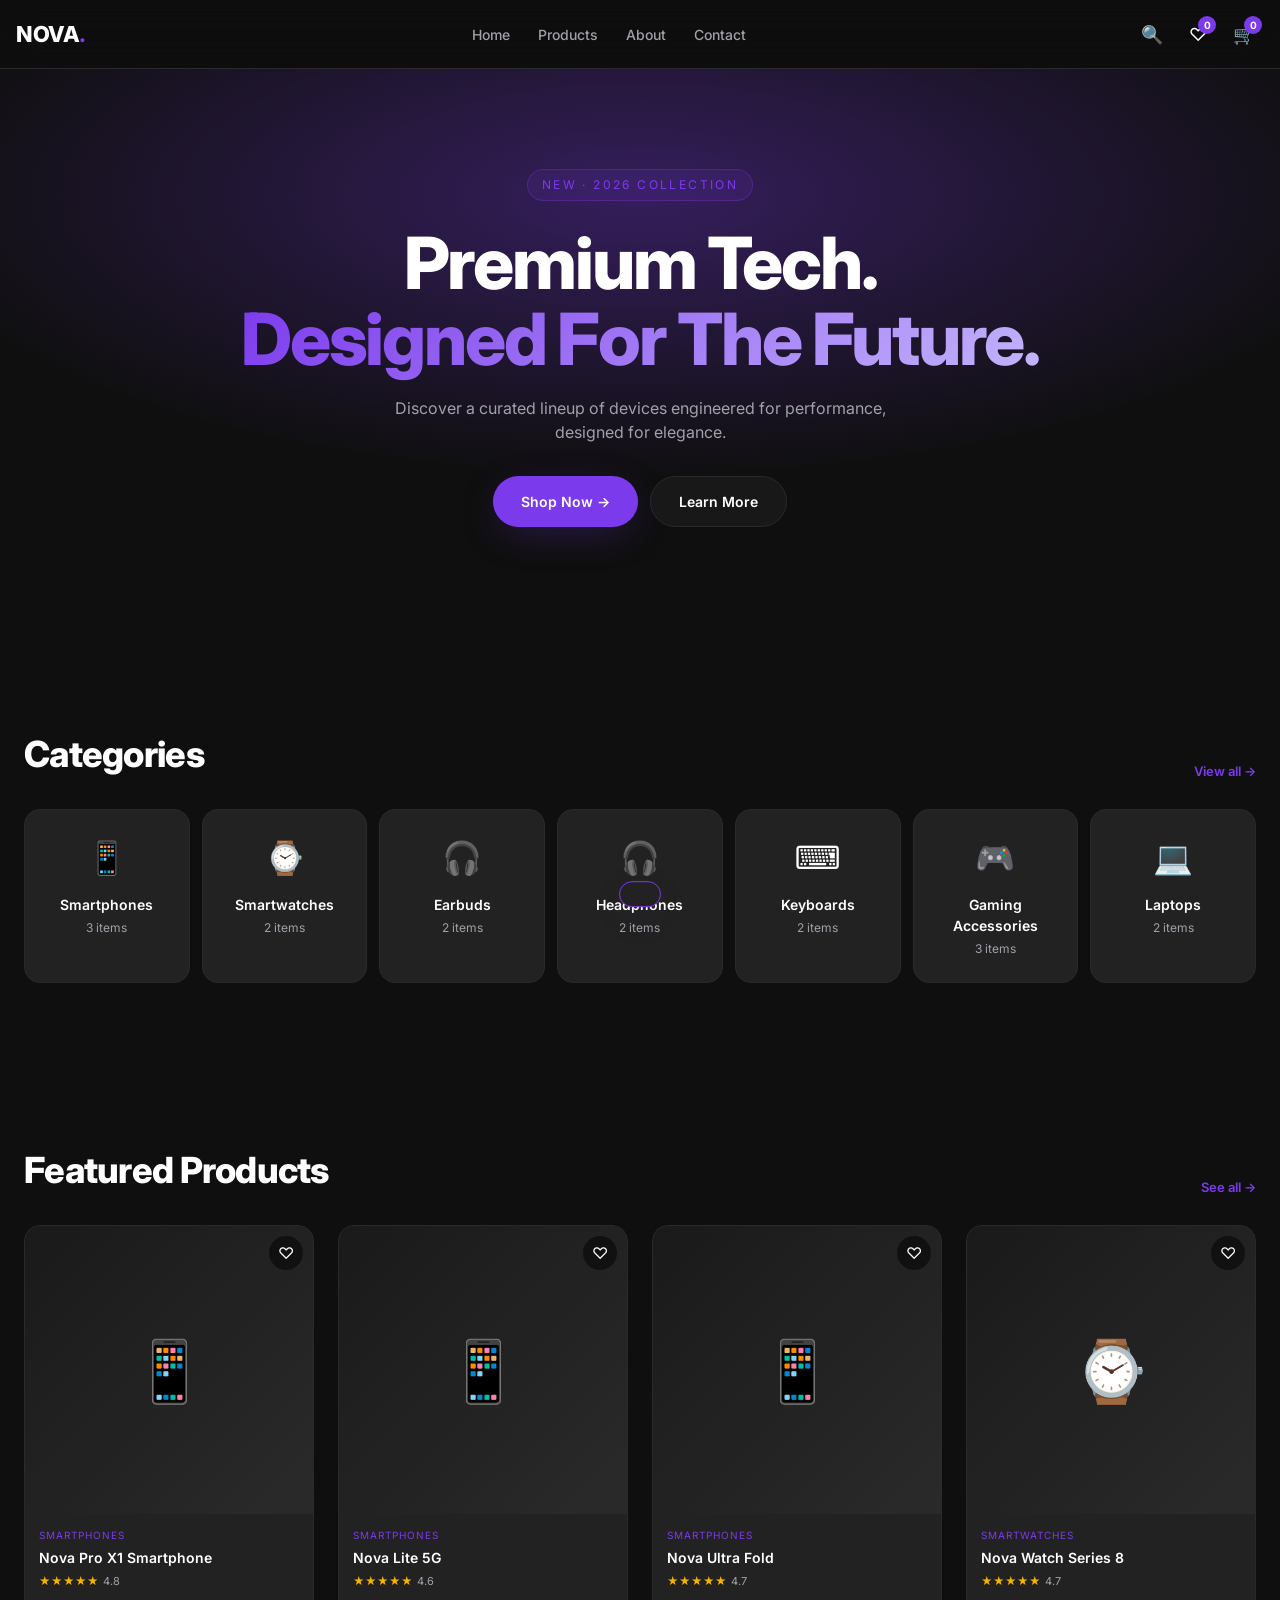
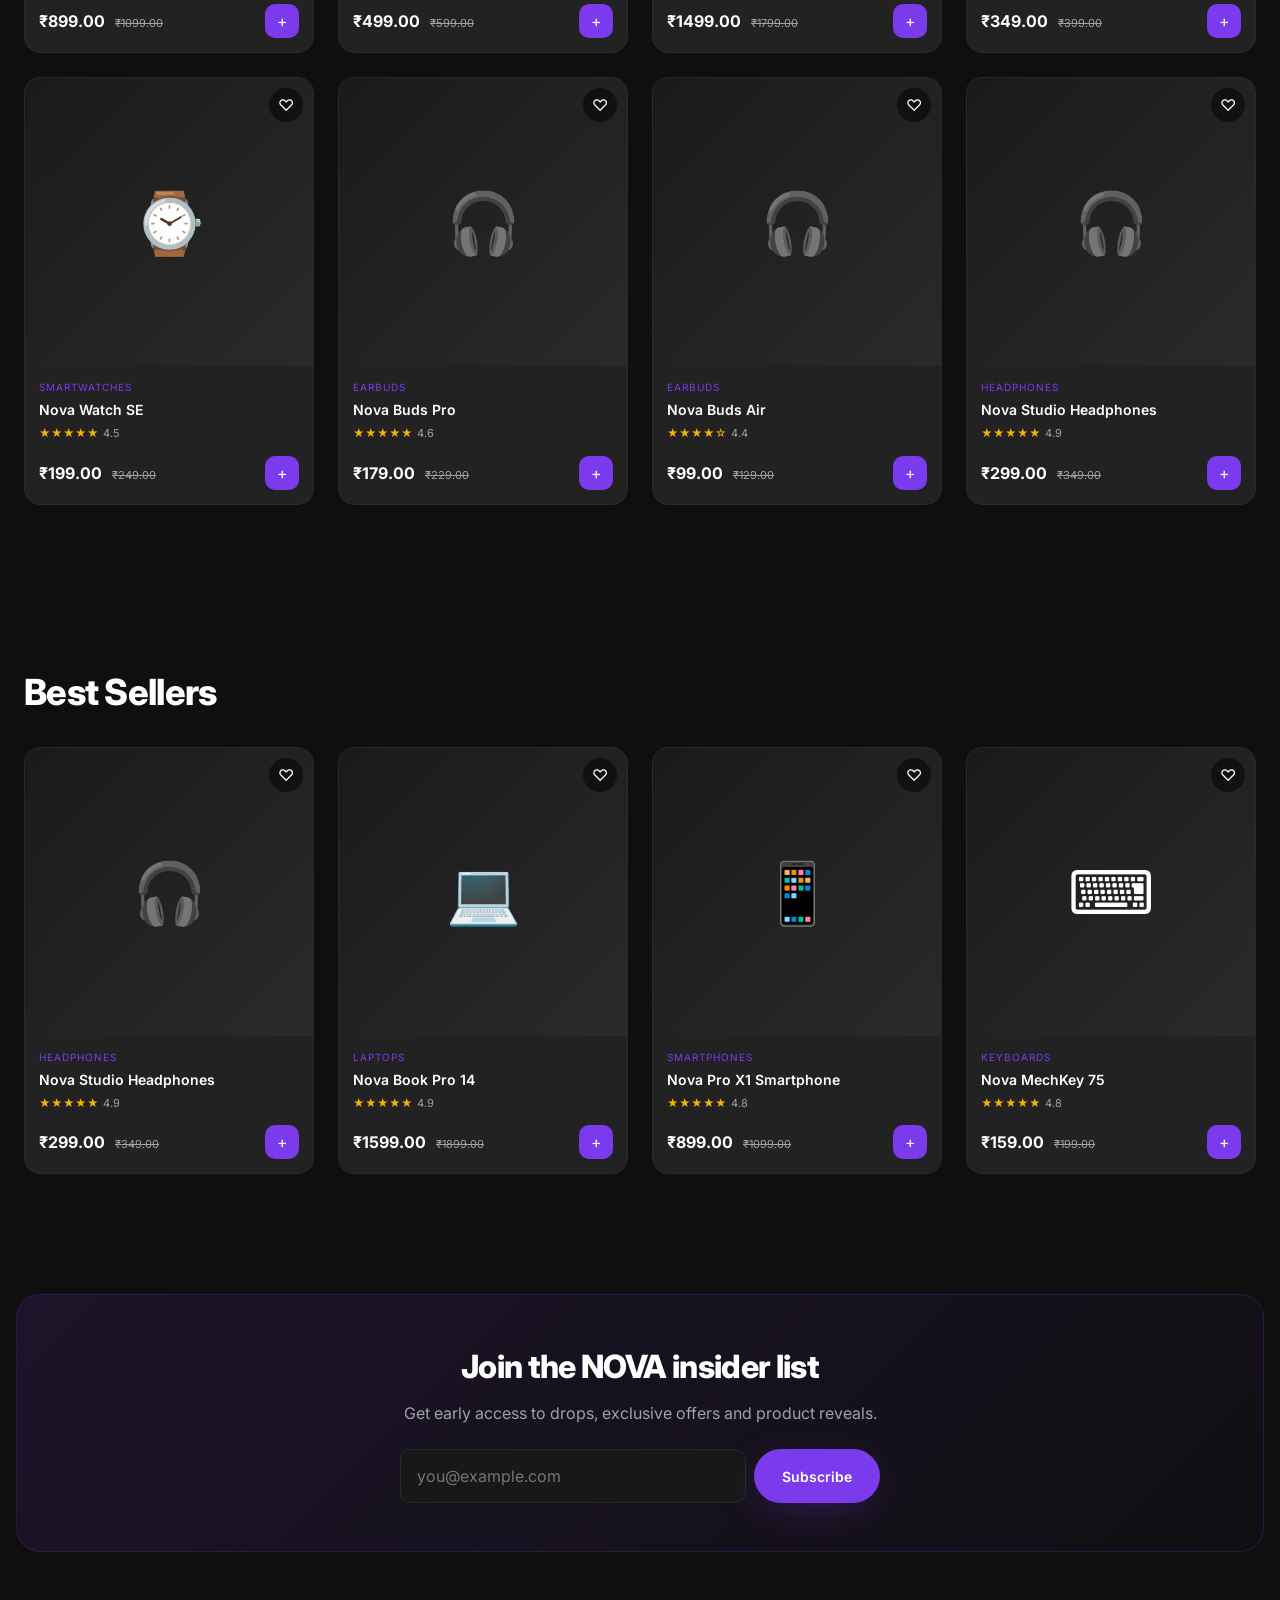
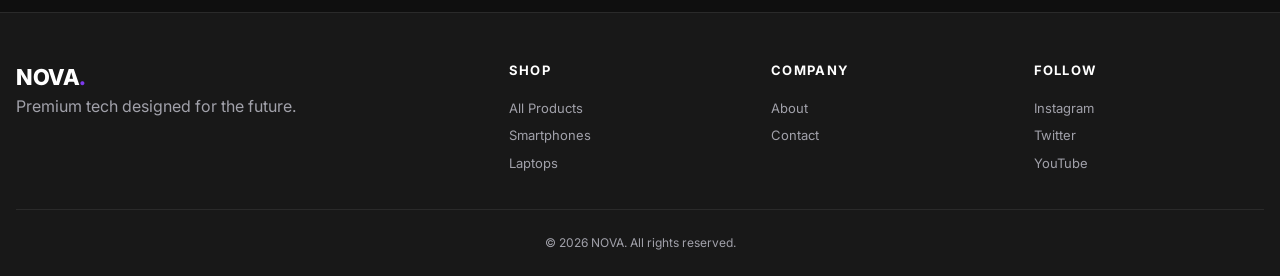
<file: Ecommerce-website/index.html>
<!DOCTYPE html>
<html lang="en">
<head>
<meta charset="UTF-8" />
<meta name="viewport" content="width=device-width, initial-scale=1.0" />
<title>NOVA – Premium Tech Gadgets Store</title>
<meta name="description" content="NOVA – Premium tech gadgets. Smartphones, smartwatches, earbuds, headphones, keyboards, laptops & more." />
<link rel="preconnect" href="https://fonts.googleapis.com">
<link rel="preconnect" href="https://fonts.gstatic.com" crossorigin>
<link href="https://fonts.googleapis.com/css2?family=Inter:wght@300;400;500;600;700;800;900&display=swap" rel="stylesheet">
<link rel="stylesheet" href="style.css" />
</head>
<body>

<!-- NAVBAR -->
<header class="navbar" id="navbar">
  <div class="nav-inner">
    <a href="#" class="logo" data-route="home">NOVA<span>.</span></a>
    <nav class="nav-links" id="navLinks">
      <a href="#" data-route="home">Home</a>
      <a href="#" data-route="products">Products</a>
      <a href="#" data-route="about">About</a>
      <a href="#" data-route="contact">Contact</a>
    </nav>
    <div class="nav-actions">
      <button class="icon-btn" id="searchToggle" aria-label="Search">🔍</button>
      <button class="icon-btn" data-route="wishlist" aria-label="Wishlist">♡<span class="badge" id="wishBadge">0</span></button>
      <button class="icon-btn" data-route="cart" aria-label="Cart">🛒<span class="badge" id="cartBadge">0</span></button>
      <button class="menu-btn" id="menuBtn" aria-label="Menu">
        <span></span><span></span><span></span>
      </button>
    </div>
  </div>
  <div class="search-bar" id="searchBar">
    <input type="text" id="searchInput" placeholder="Search products..." />
  </div>
</header>

<main id="app"></main>

<!-- FOOTER -->
<footer class="footer">
  <div class="footer-grid">
    <div>
      <h3 class="logo">NOVA<span>.</span></h3>
      <p class="muted">Premium tech designed for the future.</p>
    </div>
    <div>
      <h4>Shop</h4>
      <a href="#" data-route="products">All Products</a>
      <a href="#" data-route="products">Smartphones</a>
      <a href="#" data-route="products">Laptops</a>
    </div>
    <div>
      <h4>Company</h4>
      <a href="#" data-route="about">About</a>
      <a href="#" data-route="contact">Contact</a>
    </div>
    <div>
      <h4>Follow</h4>
      <a href="#">Instagram</a>
      <a href="#">Twitter</a>
      <a href="#">YouTube</a>
    </div>
  </div>
  <div class="copy muted">© 2026 NOVA. All rights reserved.</div>
</footer>

<!-- TOAST -->
<div id="toast" class="toast"></div>

<!-- MODAL -->
<div class="modal" id="modal">
  <div class="modal-backdrop" data-close></div>
  <div class="modal-card" id="modalCard"></div>
</div>

<script src="script.js"></script>
</body>
</html>
</file>
<file: Ecommerce-website/style.css>
/* NOVA - Premium Tech Store
   Mobile-first dark minimalist design */

*,*::before,*::after{box-sizing:border-box;margin:0;padding:0}
:root{
  --bg:#0F0F0F;
  --bg-2:#181818;
  --card:#222222;
  --accent:#7C3AED;
  --accent-hover:#8B5CF6;
  --text:#FFFFFF;
  --muted:#A1A1AA;
  --border:#2A2A2A;
  --radius:16px;
  --radius-sm:10px;
  --shadow:0 10px 40px -10px rgba(124,58,237,.35);
  --trans:.25s cubic-bezier(.4,0,.2,1);
}
html,body{background:var(--bg);color:var(--text);font-family:'Inter',system-ui,sans-serif;-webkit-font-smoothing:antialiased;line-height:1.5;min-height:100%}
img{max-width:100%;display:block}
a{color:inherit;text-decoration:none}
button{font:inherit;cursor:pointer;border:none;background:none;color:inherit}
input,textarea,select{font:inherit;color:inherit;background:var(--bg-2);border:1px solid var(--border);border-radius:var(--radius-sm);padding:14px 16px;width:100%;outline:none;transition:border-color var(--trans)}
input:focus,textarea:focus,select:focus{border-color:var(--accent)}
.muted{color:var(--muted)}
.container{max-width:1280px;margin:0 auto;padding:0 16px}

/* NAVBAR */
.navbar{position:sticky;top:0;z-index:50;backdrop-filter:saturate(180%) blur(18px);-webkit-backdrop-filter:saturate(180%) blur(18px);background:rgba(15,15,15,.72);border-bottom:1px solid var(--border)}
.nav-inner{max-width:1280px;margin:0 auto;padding:14px 16px;display:flex;align-items:center;justify-content:space-between;gap:12px}
.logo{font-weight:800;font-size:22px;letter-spacing:-.02em}
.logo span{color:var(--accent)}
.nav-links{display:none;gap:28px}
.nav-links a{font-size:14px;font-weight:500;color:var(--muted);transition:color var(--trans);position:relative}
.nav-links a:hover{color:var(--text)}
.nav-actions{display:flex;align-items:center;gap:6px}
.icon-btn{position:relative;width:40px;height:40px;border-radius:12px;display:grid;place-items:center;font-size:18px;transition:background var(--trans),transform var(--trans)}
.icon-btn:hover{background:var(--bg-2);transform:translateY(-1px)}
.badge{position:absolute;top:2px;right:2px;background:var(--accent);color:#fff;font-size:10px;font-weight:700;min-width:18px;height:18px;border-radius:9px;display:grid;place-items:center;padding:0 5px}
.menu-btn{width:40px;height:40px;display:grid;gap:4px;align-content:center;justify-items:center;border-radius:12px}
.menu-btn span{width:20px;height:2px;background:var(--text);border-radius:2px;transition:transform var(--trans),opacity var(--trans)}
.menu-btn.active span:nth-child(1){transform:translateY(6px) rotate(45deg)}
.menu-btn.active span:nth-child(2){opacity:0}
.menu-btn.active span:nth-child(3){transform:translateY(-6px) rotate(-45deg)}
.nav-links.open{display:flex;flex-direction:column;position:absolute;top:100%;left:0;right:0;background:rgba(15,15,15,.95);backdrop-filter:blur(20px);padding:20px;border-bottom:1px solid var(--border);animation:slideDown .3s ease}
@keyframes slideDown{from{opacity:0;transform:translateY(-10px)}to{opacity:1;transform:translateY(0)}}
.search-bar{max-height:0;overflow:hidden;transition:max-height .3s ease;border-top:0 solid var(--border)}
.search-bar.open{max-height:80px;padding:12px 16px;border-top:1px solid var(--border)}

/* HERO */
.hero{position:relative;padding:60px 16px 80px;text-align:center;overflow:hidden}
.hero::before{content:"";position:absolute;inset:-20%;background:radial-gradient(60% 50% at 50% 30%,rgba(124,58,237,.35),transparent 70%);pointer-events:none}
.hero-eyebrow{display:inline-block;font-size:12px;letter-spacing:.2em;text-transform:uppercase;color:var(--accent);background:rgba(124,58,237,.1);border:1px solid rgba(124,58,237,.3);padding:6px 14px;border-radius:999px;margin-bottom:24px;position:relative}
.hero h1{font-size:clamp(36px,8vw,72px);font-weight:800;letter-spacing:-.03em;line-height:1.05;margin-bottom:20px;position:relative}
.hero h1 .grad{background:linear-gradient(135deg,var(--accent),#c4b5fd);-webkit-background-clip:text;background-clip:text;color:transparent}
.hero p{color:var(--muted);max-width:560px;margin:0 auto 32px;font-size:16px;position:relative}
.hero-cta{display:flex;gap:12px;justify-content:center;flex-wrap:wrap;position:relative}

/* BUTTONS */
.btn{display:inline-flex;align-items:center;justify-content:center;gap:8px;padding:14px 28px;border-radius:999px;font-weight:600;font-size:14px;transition:all var(--trans);white-space:nowrap}
.btn-primary{background:var(--accent);color:#fff;box-shadow:var(--shadow)}
.btn-primary:hover{background:var(--accent-hover);transform:translateY(-2px);box-shadow:0 16px 50px -10px rgba(139,92,246,.5)}
.btn-ghost{background:var(--bg-2);color:var(--text);border:1px solid var(--border)}
.btn-ghost:hover{background:var(--card);border-color:var(--accent)}
.btn-block{width:100%}

/* SECTION */
.section{padding:56px 16px}
.section-head{display:flex;align-items:end;justify-content:space-between;margin-bottom:28px;gap:16px}
.section-head h2{font-size:clamp(24px,4vw,36px);font-weight:800;letter-spacing:-.02em}
.section-head a{font-size:13px;color:var(--accent);font-weight:600}

/* CATEGORIES */
.cat-grid{display:grid;grid-template-columns:repeat(2,1fr);gap:12px}
.cat-card{background:var(--card);border:1px solid var(--border);border-radius:var(--radius);padding:24px 18px;text-align:center;cursor:pointer;transition:all var(--trans)}
.cat-card:hover{transform:translateY(-4px);border-color:var(--accent);background:linear-gradient(180deg,var(--card),rgba(124,58,237,.08))}
.cat-icon{font-size:32px;margin-bottom:12px}
.cat-card h3{font-size:14px;font-weight:600}
.cat-card p{font-size:12px;color:var(--muted);margin-top:4px}

/* PRODUCT GRID */
.product-grid{display:grid;grid-template-columns:repeat(2,1fr);gap:14px}
.product-card{background:var(--card);border:1px solid var(--border);border-radius:var(--radius);overflow:hidden;transition:all var(--trans);position:relative;display:flex;flex-direction:column}
.product-card:hover{transform:translateY(-6px);border-color:rgba(124,58,237,.4);box-shadow:0 20px 40px -20px rgba(0,0,0,.6)}
.product-image{aspect-ratio:1/1;background:linear-gradient(135deg,#1a1a1a,#2a2a2a);display:grid;place-items:center;font-size:60px;overflow:hidden;position:relative;transition:transform var(--trans)}
.product-card:hover .product-image{transform:scale(1.05)}
.wish-btn{position:absolute;top:10px;right:10px;width:34px;height:34px;border-radius:50%;background:rgba(0,0,0,.5);backdrop-filter:blur(10px);display:grid;place-items:center;font-size:16px;z-index:2;transition:all var(--trans)}
.wish-btn:hover{background:var(--accent);transform:scale(1.1)}
.wish-btn.active{color:var(--accent-hover);animation:pop .4s ease}
@keyframes pop{0%{transform:scale(1)}50%{transform:scale(1.3)}100%{transform:scale(1)}}
.product-info{padding:14px;display:flex;flex-direction:column;gap:6px;flex:1}
.product-cat{font-size:10px;text-transform:uppercase;letter-spacing:.1em;color:var(--accent)}
.product-name{font-size:14px;font-weight:600;line-height:1.3;cursor:pointer}
.product-name:hover{color:var(--accent-hover)}
.product-rating{font-size:11px;color:var(--muted);display:flex;align-items:center;gap:4px}
.stars{color:#f5b400}
.product-bottom{margin-top:auto;display:flex;align-items:center;justify-content:space-between;padding-top:8px}
.product-price{font-size:16px;font-weight:700}
.product-price small{font-size:11px;color:var(--muted);text-decoration:line-through;font-weight:400;margin-left:6px}
.add-cart-btn{width:34px;height:34px;border-radius:10px;background:var(--accent);display:grid;place-items:center;font-size:16px;color:#fff;transition:all var(--trans)}
.add-cart-btn:hover{background:var(--accent-hover);transform:scale(1.05)}

/* NEWSLETTER */
.newsletter{margin:40px 16px;padding:48px 24px;background:linear-gradient(135deg,rgba(124,58,237,.12),rgba(124,58,237,.02));border:1px solid rgba(124,58,237,.2);border-radius:24px;text-align:center}
.newsletter h2{font-size:clamp(22px,4vw,32px);font-weight:800;margin-bottom:10px;letter-spacing:-.02em}
.newsletter p{color:var(--muted);margin-bottom:24px;max-width:480px;margin-left:auto;margin-right:auto}
.newsletter-form{display:flex;gap:8px;max-width:480px;margin:0 auto;flex-wrap:wrap}
.newsletter-form input{flex:1;min-width:200px}

/* FOOTER */
.footer{margin-top:60px;padding:48px 16px 24px;background:var(--bg-2);border-top:1px solid var(--border)}
.footer-grid{max-width:1280px;margin:0 auto;display:grid;grid-template-columns:1fr 1fr;gap:32px}
.footer h4{font-size:13px;text-transform:uppercase;letter-spacing:.1em;margin-bottom:14px;color:var(--text)}
.footer a{display:block;font-size:13px;color:var(--muted);padding:4px 0;transition:color var(--trans)}
.footer a:hover{color:var(--accent-hover)}
.copy{max-width:1280px;margin:32px auto 0;padding-top:24px;border-top:1px solid var(--border);text-align:center;font-size:12px}

/* PRODUCTS PAGE */
.page-head{padding:32px 16px 8px}
.page-head h1{font-size:clamp(28px,5vw,40px);font-weight:800;letter-spacing:-.02em;margin-bottom:8px}
.filters{display:flex;gap:8px;overflow-x:auto;padding:8px 16px 16px;scrollbar-width:none}
.filters::-webkit-scrollbar{display:none}
.filter-chip{padding:8px 16px;background:var(--card);border:1px solid var(--border);border-radius:999px;font-size:13px;white-space:nowrap;transition:all var(--trans);cursor:pointer}
.filter-chip:hover{border-color:var(--accent)}
.filter-chip.active{background:var(--accent);border-color:var(--accent);color:#fff}
.filter-bar{padding:0 16px 16px;display:flex;gap:8px;flex-wrap:wrap}
.filter-bar select,.filter-bar input{flex:1;min-width:140px;padding:10px 12px;font-size:13px}

/* PRODUCT DETAIL */
.detail{padding:24px 16px;display:grid;gap:24px;grid-template-columns:1fr}
.detail-img{aspect-ratio:1/1;background:linear-gradient(135deg,#1a1a1a,#2a2a2a);border-radius:var(--radius);display:grid;place-items:center;font-size:120px;overflow:hidden}
.detail-img>div{transition:transform .4s ease}
.detail-img:hover>div{transform:scale(1.15)}
.detail-info h1{font-size:28px;font-weight:800;letter-spacing:-.02em;margin-bottom:8px}
.detail-info .price{font-size:32px;font-weight:800;margin:16px 0;color:var(--accent-hover)}
.detail-info .desc{color:var(--muted);margin:16px 0 24px;line-height:1.7}
.detail-actions{display:flex;gap:10px;margin-bottom:24px}
.detail-actions .btn{flex:1}
.detail-meta{border-top:1px solid var(--border);padding-top:20px;display:grid;gap:10px;font-size:13px}
.detail-meta div{display:flex;justify-content:space-between}
.detail-meta span:first-child{color:var(--muted)}

/* REVIEWS */
.reviews{margin-top:32px}
.review-card{background:var(--card);border:1px solid var(--border);border-radius:var(--radius);padding:18px;margin-bottom:12px}
.review-head{display:flex;justify-content:space-between;align-items:center;margin-bottom:8px}
.review-name{font-weight:600;font-size:14px}
.review-text{font-size:13px;color:var(--muted);line-height:1.6}

/* CART */
.cart-wrap{padding:24px 16px;display:grid;gap:24px}
.cart-item{display:grid;grid-template-columns:80px 1fr;gap:14px;background:var(--card);border:1px solid var(--border);border-radius:var(--radius);padding:14px;align-items:center}
.cart-img{width:80px;height:80px;border-radius:12px;background:linear-gradient(135deg,#1a1a1a,#2a2a2a);display:grid;place-items:center;font-size:36px}
.cart-info{min-width:0}
.cart-name{font-weight:600;font-size:14px;margin-bottom:4px}
.cart-price{font-size:13px;color:var(--accent-hover);font-weight:600;margin-bottom:8px}
.qty{display:inline-flex;align-items:center;background:var(--bg-2);border:1px solid var(--border);border-radius:999px;overflow:hidden}
.qty button{width:30px;height:30px;display:grid;place-items:center;font-size:16px;font-weight:700;transition:background var(--trans)}
.qty button:hover{background:var(--accent)}
.qty span{padding:0 12px;font-weight:600;font-size:13px}
.cart-remove{margin-left:auto;color:var(--muted);font-size:12px;padding:6px 10px;border-radius:8px;transition:all var(--trans)}
.cart-remove:hover{color:#ef4444;background:rgba(239,68,68,.1)}
.cart-row{display:flex;justify-content:space-between;margin-top:8px;align-items:center}

.summary{background:var(--card);border:1px solid var(--border);border-radius:var(--radius);padding:20px;position:sticky;top:80px}
.summary h3{margin-bottom:16px;font-size:18px;font-weight:700}
.summary-row{display:flex;justify-content:space-between;padding:8px 0;font-size:14px;color:var(--muted)}
.summary-row.total{font-size:18px;color:var(--text);font-weight:700;border-top:1px solid var(--border);margin-top:10px;padding-top:14px}
.coupon-row{display:flex;gap:8px;margin:14px 0}
.coupon-row input{flex:1}
.coupon-row button{padding:0 18px;border-radius:var(--radius-sm);background:var(--accent);color:#fff;font-weight:600;font-size:13px}

.empty{padding:80px 16px;text-align:center}
.empty-icon{font-size:64px;margin-bottom:16px;opacity:.4}
.empty h2{font-size:22px;font-weight:700;margin-bottom:8px}
.empty p{color:var(--muted);margin-bottom:24px}

/* CHECKOUT / FORMS */
.form-card{background:var(--card);border:1px solid var(--border);border-radius:var(--radius);padding:24px;display:grid;gap:14px}
.form-card h2{font-size:20px;margin-bottom:4px}
.form-row{display:grid;gap:14px}
@media(min-width:600px){.form-row.two{grid-template-columns:1fr 1fr}}
.pay-options{display:grid;gap:10px}
.pay-option{display:flex;align-items:center;gap:12px;padding:14px;background:var(--bg-2);border:1px solid var(--border);border-radius:var(--radius-sm);cursor:pointer;transition:all var(--trans)}
.pay-option:hover{border-color:var(--accent)}
.pay-option input{width:auto;padding:0}
.pay-option.active{border-color:var(--accent);background:rgba(124,58,237,.08)}

/* SUCCESS */
.success{padding:60px 16px;text-align:center;max-width:520px;margin:0 auto}
.success-icon{width:90px;height:90px;border-radius:50%;background:linear-gradient(135deg,var(--accent),var(--accent-hover));display:grid;place-items:center;font-size:46px;margin:0 auto 24px;animation:scaleIn .5s ease}
@keyframes scaleIn{from{transform:scale(0);opacity:0}to{transform:scale(1);opacity:1}}
.success h1{font-size:28px;font-weight:800;margin-bottom:10px}
.success-card{background:var(--card);border:1px solid var(--border);border-radius:var(--radius);padding:20px;margin:24px 0;display:grid;gap:10px;text-align:left}
.success-card div{display:flex;justify-content:space-between;font-size:14px}
.success-card div span:first-child{color:var(--muted)}

/* ABOUT/CONTACT */
.prose{padding:40px 16px;max-width:760px;margin:0 auto}
.prose h1{font-size:36px;font-weight:800;letter-spacing:-.02em;margin-bottom:16px}
.prose p{color:var(--muted);line-height:1.8;margin-bottom:16px}
.value-grid{display:grid;gap:14px;margin-top:24px;grid-template-columns:1fr}
.value-card{background:var(--card);border:1px solid var(--border);border-radius:var(--radius);padding:20px}
.value-card .ico{font-size:28px;margin-bottom:10px}
.value-card h3{font-size:16px;font-weight:700;margin-bottom:6px}
.value-card p{font-size:13px;color:var(--muted);margin:0}

/* ADMIN */
.admin{padding:24px 16px}
.admin h1{font-size:28px;font-weight:800;margin-bottom:20px}
.stat-grid{display:grid;grid-template-columns:repeat(2,1fr);gap:12px;margin-bottom:24px}
.stat-card{background:var(--card);border:1px solid var(--border);border-radius:var(--radius);padding:18px}
.stat-card .num{font-size:24px;font-weight:800;color:var(--accent-hover);margin-bottom:4px}
.stat-card .lbl{font-size:12px;color:var(--muted);text-transform:uppercase;letter-spacing:.1em}
.admin-table{width:100%;border-collapse:collapse;font-size:13px;background:var(--card);border:1px solid var(--border);border-radius:var(--radius);overflow:hidden}
.admin-table th,.admin-table td{padding:12px;text-align:left;border-bottom:1px solid var(--border)}
.admin-table th{background:var(--bg-2);font-size:11px;text-transform:uppercase;letter-spacing:.1em;color:var(--muted)}
.admin-table .act{display:flex;gap:6px}
.admin-table button{padding:6px 10px;border-radius:8px;font-size:12px;background:var(--bg-2);transition:all var(--trans)}
.admin-table button:hover{background:var(--accent)}

/* MODAL */
.modal{position:fixed;inset:0;z-index:100;display:none;align-items:center;justify-content:center;padding:16px}
.modal.open{display:flex;animation:fadeIn .2s ease}
@keyframes fadeIn{from{opacity:0}to{opacity:1}}
.modal-backdrop{position:absolute;inset:0;background:rgba(0,0,0,.7);backdrop-filter:blur(8px)}
.modal-card{position:relative;background:var(--card);border:1px solid var(--border);border-radius:var(--radius);max-width:480px;width:100%;max-height:85vh;overflow-y:auto;padding:24px;animation:scaleIn .3s ease}
.modal-card h2{font-size:20px;margin-bottom:12px}
.modal-close{position:absolute;top:12px;right:12px;width:32px;height:32px;border-radius:50%;background:var(--bg-2);display:grid;place-items:center}

/* TOAST */
.toast{position:fixed;bottom:24px;left:50%;transform:translateX(-50%) translateY(120%);background:var(--card);border:1px solid var(--accent);color:var(--text);padding:12px 20px;border-radius:999px;font-size:13px;font-weight:500;z-index:200;transition:transform .3s cubic-bezier(.4,0,.2,1);box-shadow:var(--shadow);max-width:90vw}
.toast.show{transform:translateX(-50%) translateY(0)}

/* SCROLL ANIM */
.reveal{opacity:0;transform:translateY(20px);transition:opacity .6s ease,transform .6s ease}
.reveal.in{opacity:1;transform:translateY(0)}

/* RESPONSIVE */
@media(min-width:640px){
  .product-grid{grid-template-columns:repeat(3,1fr);gap:18px}
  .cat-grid{grid-template-columns:repeat(4,1fr)}
  .value-grid{grid-template-columns:repeat(3,1fr)}
  .stat-grid{grid-template-columns:repeat(4,1fr)}
}
@media(min-width:900px){
  .nav-links{display:flex}
  .menu-btn{display:none}
  .product-grid{grid-template-columns:repeat(4,1fr)}
  .cat-grid{grid-template-columns:repeat(7,1fr)}
  .footer-grid{grid-template-columns:2fr 1fr 1fr 1fr}
  .detail{grid-template-columns:1fr 1fr;gap:48px;padding:48px 16px}
  .cart-wrap{grid-template-columns:1.6fr 1fr;align-items:start}
  .section{padding:80px 24px}
  .hero{padding:100px 16px 120px}
}
@media(min-width:1100px){
  .product-grid{gap:24px}
}
</file>
